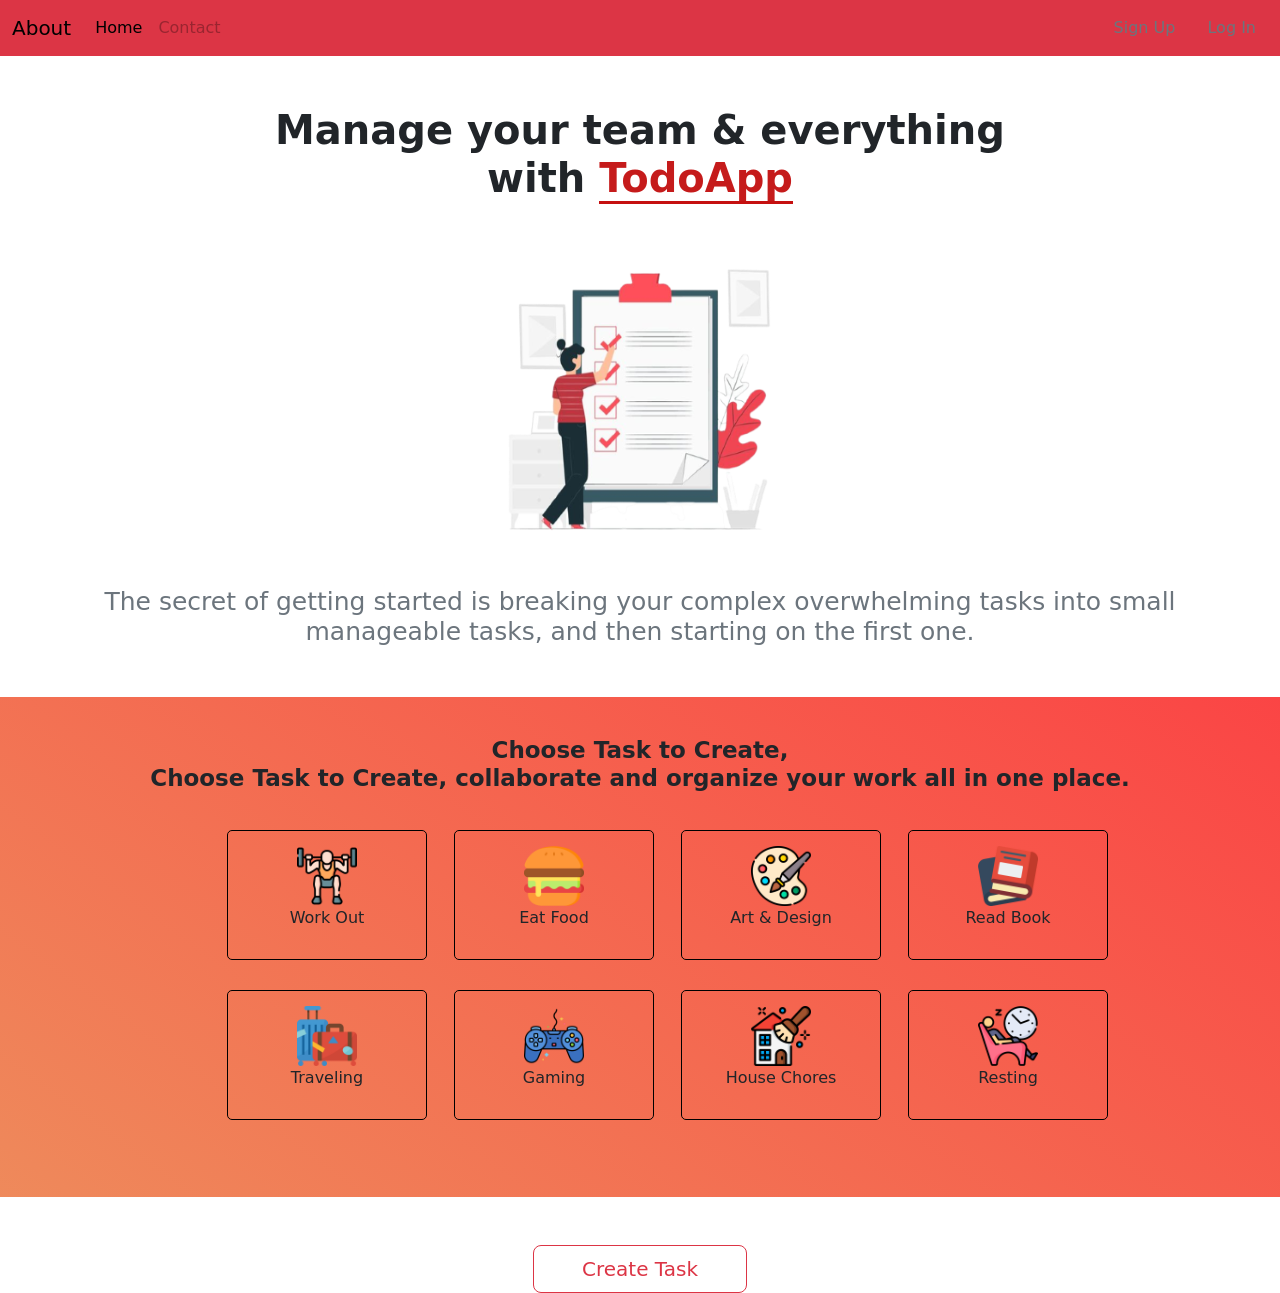
<file: Index.html>
<!DOCTYPE html>
<html lang="en">
<head>
    <meta charset="UTF-8">
    <meta http-equiv="X-UA-Compatible" content="IE=edge">
    <meta name="viewport" content="width=device-width, initial-scale=1.0">
    <title>todo app</title>
    <!-- CSS only -->
<link href="https://cdn.jsdelivr.net/npm/bootstrap@5.2.2/dist/css/bootstrap.min.css" rel="stylesheet" integrity="sha384-Zenh87qX5JnK2Jl0vWa8Ck2rdkQ2Bzep5IDxbcnCeuOxjzrPF/et3URy9Bv1WTRi" crossorigin="anonymous">
<!-- JavaScript Bundle with Popper -->
<script src="https://cdn.jsdelivr.net/npm/bootstrap@5.2.2/dist/js/bootstrap.bundle.min.js" integrity="sha384-OERcA2EqjJCMA+/3y+gxIOqMEjwtxJY7qPCqsdltbNJuaOe923+mo//f6V8Qbsw3" crossorigin="anonymous"></script>
<link rel="stylesheet" href="TodoApp.css">
</head>
<style>
  
</style>
<body>
    <nav class="navbar navbar-expand-lg bg-danger">
        <div class="container-fluid float-end">
          <a class="navbar-brand" href="AboutTod.html">About</a>
          <button class="navbar-toggler" type="button" data-bs-toggle="collapse" data-bs-target="#navbarSupportedContent" aria-controls="navbarSupportedContent" aria-expanded="false" aria-label="Toggle navigation">
            <span class="navbar-toggler-icon"></span>
          </button>
          <div class="collapse navbar-collapse" id="navbarSupportedContent">
            <ul class="navbar-nav me-auto mb-2 mb-lg-0">
              <li class="nav-item">
                <a class="nav-link active" aria-current="page" href="#">Home</a>
              </li>
              <li class="nav-item">
                <a class="nav-link disabled">Contact</a>
              </li>
            </ul>
            <form class="d-flex" role="search">
              <button class="btn btn-outline-dark mx-2 border border-0 text-secondary type="submit"><a href="signuppage.html" id="signup" class="text-secondary">Sign Up</a></button>
              <button class="btn btn-outline-dark border border-0 text-secondary" type="submit"><a  href="login.html" id="login" class="text-secondary">Log In</a></button>
            </form>
          </div>
        </div>
      </nav>
    <!-- hero --> 
    <div class="container text-center">
        <h1 id="todoheader"><strong>Manage your <br class="d-block3 d-lg-none ">team & everything <br> with <span style="border-bottom: 3px solid rgb(197, 16, 16) ; color:rgb(197, 27, 27)">TodoApp</span></strong></h1>
    </div>
    <div id="image">
        <img src="./todo_illustration-removebg-preview 3.png" class="rounded mx-auto d-block" alt="...">
        <div class="img2"></div>
        <div class="img3"></div>
    </div>
    <div>
      <!-- <img src="./Untitled_design__1_-removebg-preview.png" alt=""> -->
    </div>
    <div id="quote">
        <h6 class="text-secondary text-center" id="quot">The secret of getting started is breaking your <br class="d-lg-none"> complex overwhelming tasks into small <br> manageable tasks, and then <br class="d-lg-none">  starting on the first one.</h6>
    </div>
    <div id="imag">
       <h2 id="create" class=""> <span class="d-none d-lg-block d-sm-none">Choose Task to Create,</span>Choose Task to Create,  collaborate and organize your work all in one place.</h2>
    </div>

    
    <a href="todopage.html" class="d-lg-none"><button type="button" class="btn btn-danger w-50 jusify-center" id="btn"
        style="--bs-btn-padding-y: .25rem; --bs-btn-padding-x: .5rem; --bs-btn-font-size: .75rem;">
            <strong>Let's Start</strong>
        </button></a>
        <div  class="text-center d-none d-lg-block" id="taskcontainer" >
          <div id="box">
            <div class="todo" id="box1" value="workout" onclick="workOut()">
                <img src="./weightlifting.png" alt="" id="img">
                <p id="b1">Work Out</p>
            </div>
            <div class="todo" id="box2" value="eatfood" onclick="eatFood()">
                <img src="./hamburger.png" alt="" id="img">
                <p id="b2">Eat Food</p>
            </div>
            <div class="todo" id="box3" value="artdesign" onclick="artDesign()">
                <img src="./palette.png" alt="" id="img">
                <p id="b3">Art & Design</p>
            </div>
            <div class="todo" id="box4" value="readbook" onclick="readBook()">
                <img src="./book.png" alt="" id="img">
                <p id="b4">Read Book</p>
            </div>
            <div class="todo" id="box5" value="traveling" onclick="traveling()">
                <img src="./suitcase.png" alt="" id="img">
                <p id="b5">Traveling</p>
            </div>
            <div class="todo" id="box6" value="gaming" onclick="gaming()">
                <img src="./gaming.png" alt="" id="img">
                <p id="b6">Gaming</p>
            </div>
            <div class="todo" id="box7" value="houseChore" onclick="houseChores()">
                <img src="./house.png" alt="" id="img">
                <p id="b7">House Chores</p>
            </div>
            <div class="todo" id="box8" value="Resting" onclick="clock()">
                <img src="./clock.png" alt="" id="img">
                <p id="b8">Resting</p>
            </div>
            </div>
        </div> 
       
        <br><br>
        <div class="text-center mx-auto">
        <button onclick="createtask()" class="btn btn-lg px-5 btn-outline-danger d-none d-lg-block m-auto">Create Task</button>
      </div>
    <script src="Todo.js">
      
    </script>
    
</html>
</file>
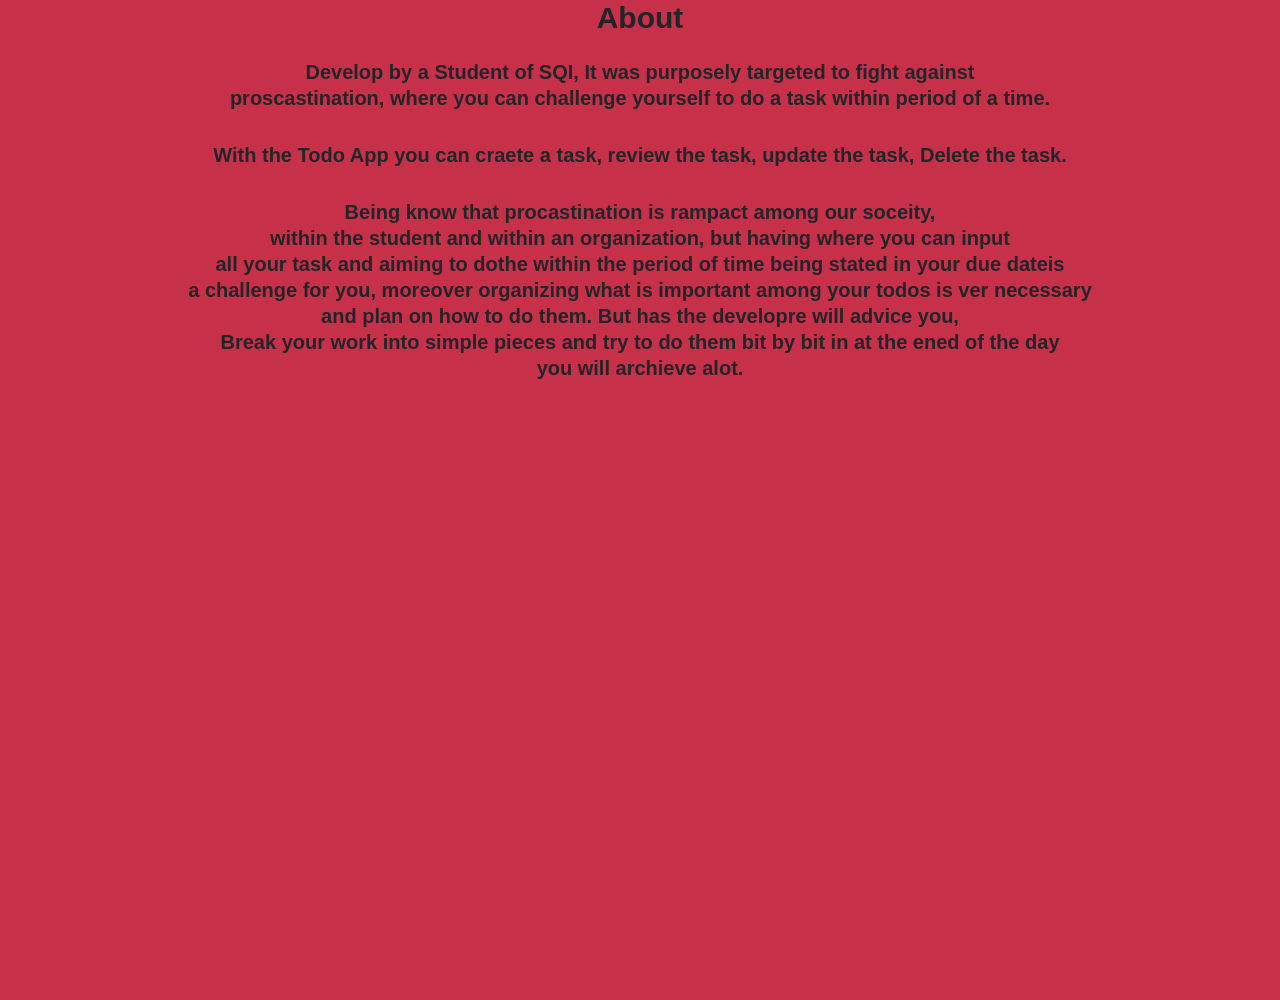
<file: AboutTod.html>
<!DOCTYPE html>
<html lang="en">
<head>
    <meta charset="UTF-8">
    <meta http-equiv="X-UA-Compatible" content="IE=edge">
    <meta name="viewport" content="width=device-width, initial-scale=1.0">
    <title>About TOdo</title>
    <link href="https://cdn.jsdelivr.net/npm/bootstrap@5.2.2/dist/css/bootstrap.min.css" rel="stylesheet" integrity="sha384-Zenh87qX5JnK2Jl0vWa8Ck2rdkQ2Bzep5IDxbcnCeuOxjzrPF/et3URy9Bv1WTRi" crossorigin="anonymous">
<!-- JavaScript Bundle with Popper -->
<script src="https://cdn.jsdelivr.net/npm/bootstrap@5.2.2/dist/js/bootstrap.bundle.min.js" integrity="sha384-OERcA2EqjJCMA+/3y+gxIOqMEjwtxJY7qPCqsdltbNJuaOe923+mo//f6V8Qbsw3" crossorigin="anonymous"></script>
    <link rel="stylesheet" href="About.css">
</head>
<body>
    <div>
        <h2 id="header" class="text-center">About</h2>
            <P id="go">Develop by a Student of SQI, It was purposely targeted to fight against <br> proscastination, where you can challenge yourself to do a task within period of a time. </P>
            <p id="middle">With the Todo App you can craete a task, review the task, update the task, Delete the task.</p>
            <p id="go">Being know that procastination is rampact among our soceity, <br> within the student and within an organization, but having where you can input <br> all your task and aiming to dothe within the period of time being stated in your due dateis <br> a challenge for you, moreover organizing what is important among your todos is ver necessary <br> and plan on how to do them.
                But has the developre will advice you, <br> Break your work into simple pieces and try to do them bit by bit in at the ened of the day <br> you will archieve alot.
            </p>
    </div>
</body>
</html>
</file>
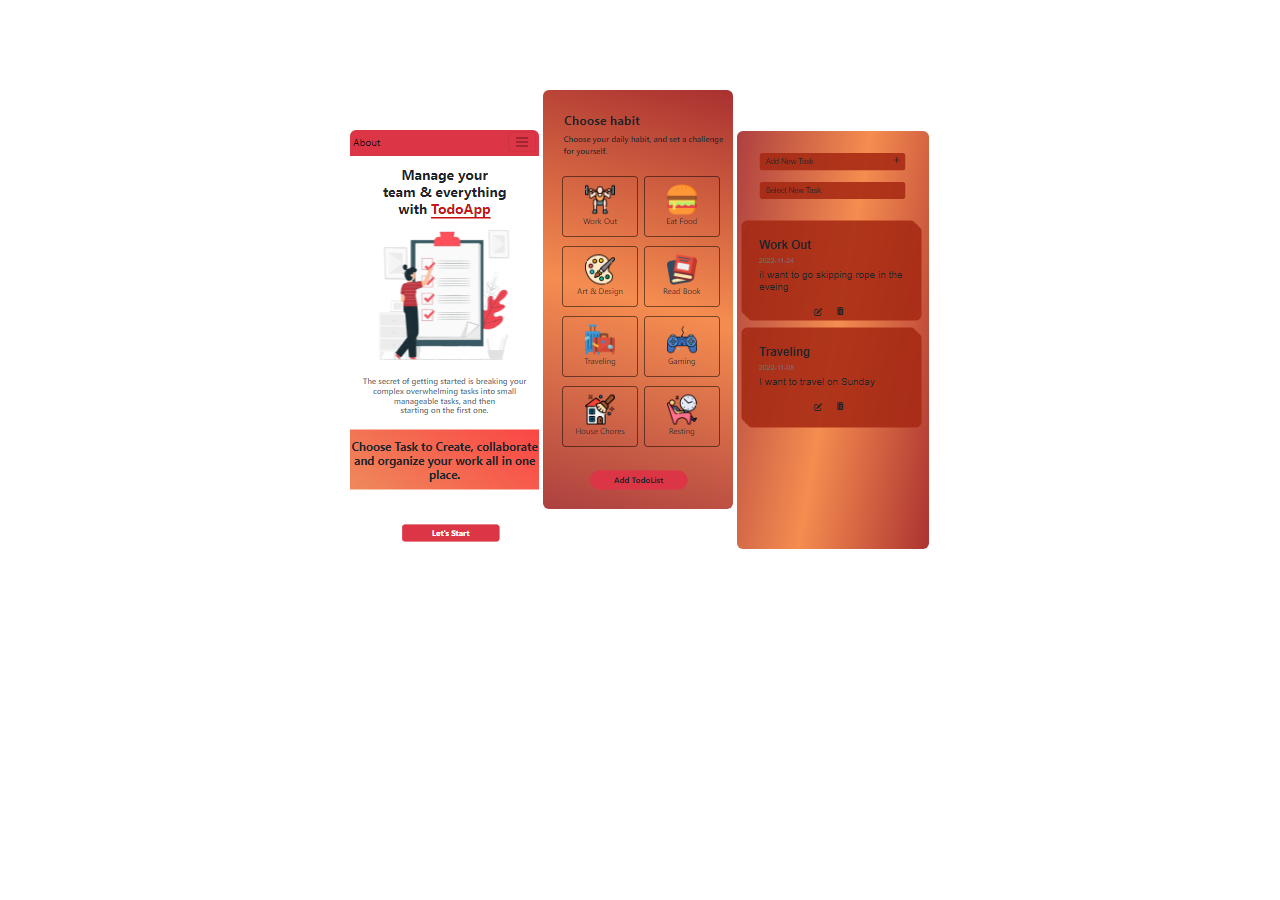
<file: collection.html>
<!DOCTYPE html>
<html lang="en">
<head>
    <meta charset="UTF-8">
    <meta http-equiv="X-UA-Compatible" content="IE=edge">
    <meta name="viewport" content="width=device-width, initial-scale=1.0">
    <title>Document</title>
    <link rel="stylesheet" href="collection.css">
</head>
<body>
    <div> 
        <img src="./todo7.png" alt="" id="todo1">
        <img src="./todo6.png" alt=""  id="todo2">
        <img src="./todo4.png" alt="" id="todo3">
    </div>
</body>
</html>
</file>
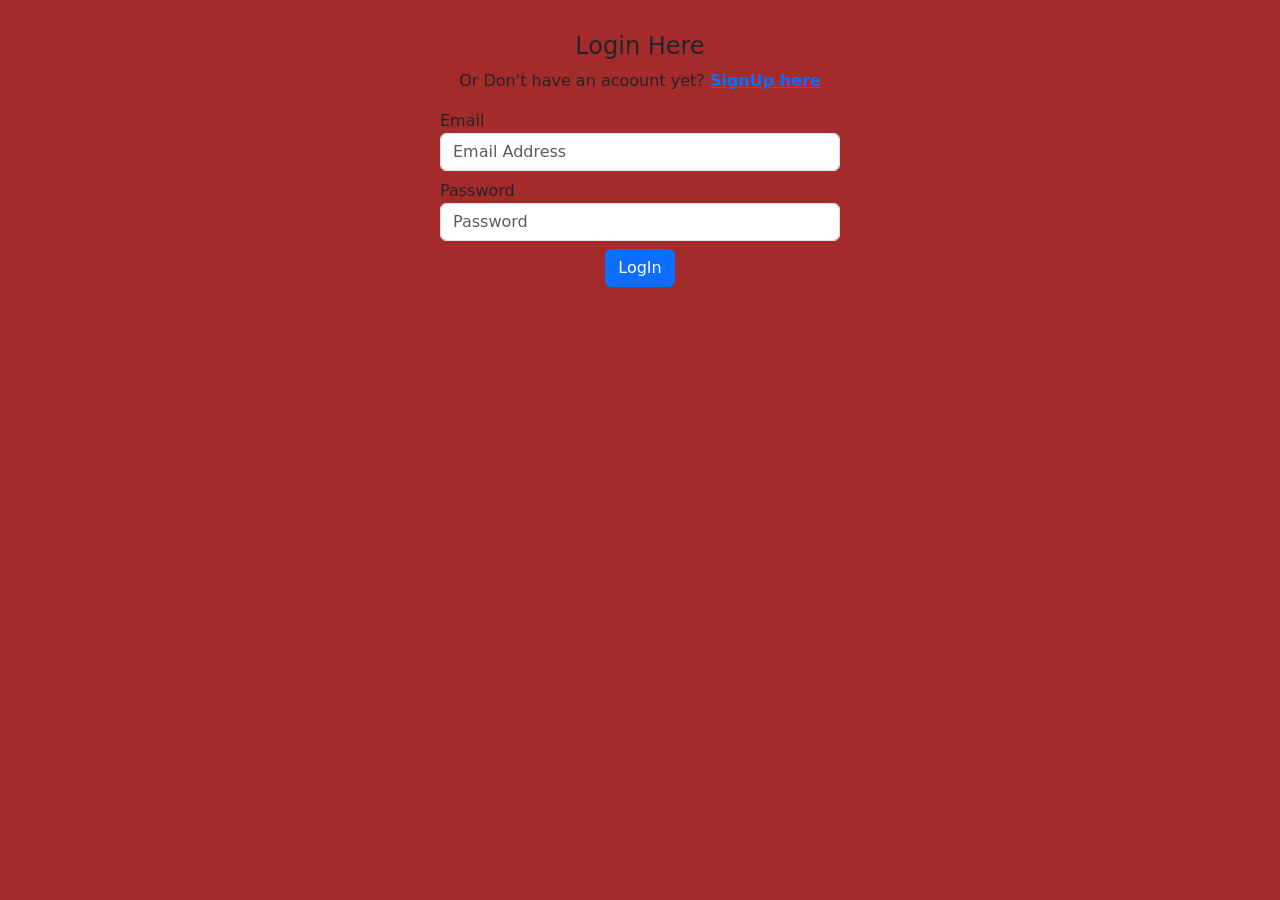
<file: login.html>
<!DOCTYPE html>
<html lang="en">
<head>
    <meta charset="UTF-8">
    <meta http-equiv="X-UA-Compatible" content="IE=edge">
    <meta name="viewport" content="width=device-width, initial-scale=1.0">
    <title>Document</title>
    <link href="https://cdn.jsdelivr.net/npm/bootstrap@5.2.2/dist/css/bootstrap.min.css" rel="stylesheet" integrity="sha384-Zenh87qX5JnK2Jl0vWa8Ck2rdkQ2Bzep5IDxbcnCeuOxjzrPF/et3URy9Bv1WTRi" crossorigin="anonymous">
    <!-- JavaScript Bundle with Popper -->
        <script src="https://cdn.jsdelivr.net/npm/bootstrap@5.2.2/dist/js/bootstrap.bundle.min.js" integrity="sha384-OERcA2EqjJCMA+/3y+gxIOqMEjwtxJY7qPCqsdltbNJuaOe923+mo//f6V8Qbsw3" crossorigin="anonymous"></script>
        <link rel="stylesheet" href="login.css">
</head>
<body>
    <section class="pt-3" id="section">
        <div class=" rounded-4 col-lg-5 col-8 mx-auto mt-3 " id="innerBackground">
            <div class="glow">
            <div class="d-flex" >
            </div>
            <h4 class="text-center my-2 mt-0 ">Login Here</h4>
            <p class="text-center">Or Don't have an acoount yet? <a href="signuppage.html"></a> <a href="login-page.html"><b>SignUp here</b></a></p>
            <div>
               <div class=" col-9 mx-auto my-2">
                <label for="name" >Email</label>
                <input type="text" class="form-control" placeholder="Email Address" name="" id="emailInp">
            </div>
            <div class=" col-9 mx-auto my-2">
                <label for="name" class="mx-auto">Password</label>
                <input type="password" class="form-control mx-auto" placeholder="Password" name="" id="password">
            </div>
                  
            <div class="text-center">
            <button class="btn btn-primary mt-0 mb-2" onclick="login()">LogIn</button>
        </div>
        </div>
        <div class="disp"></div>
        </section>
        <script>
          
            
            function login() {
                user = JSON.parse(localStorage.getItem("storageName")) 
        ("localstudents")
        var email = emailInp.value
        var pasword = password.value
        var found = false 
        for (let index = 0; index < allStudents.length; index++) {
            if(allStudents[index].email==email && allStudents[index].password ==password){
                localStorage.setItem("currentUser",index)
                found = true
            }
            
        if(found=true){
            window.location ="index.html"
        }
        else{
           disp.innerHTML =`<h5 class="bg-danger">Incorrect details</h5>` 
        }
     } 
            }
        </script>
</body>
</html>
</file>
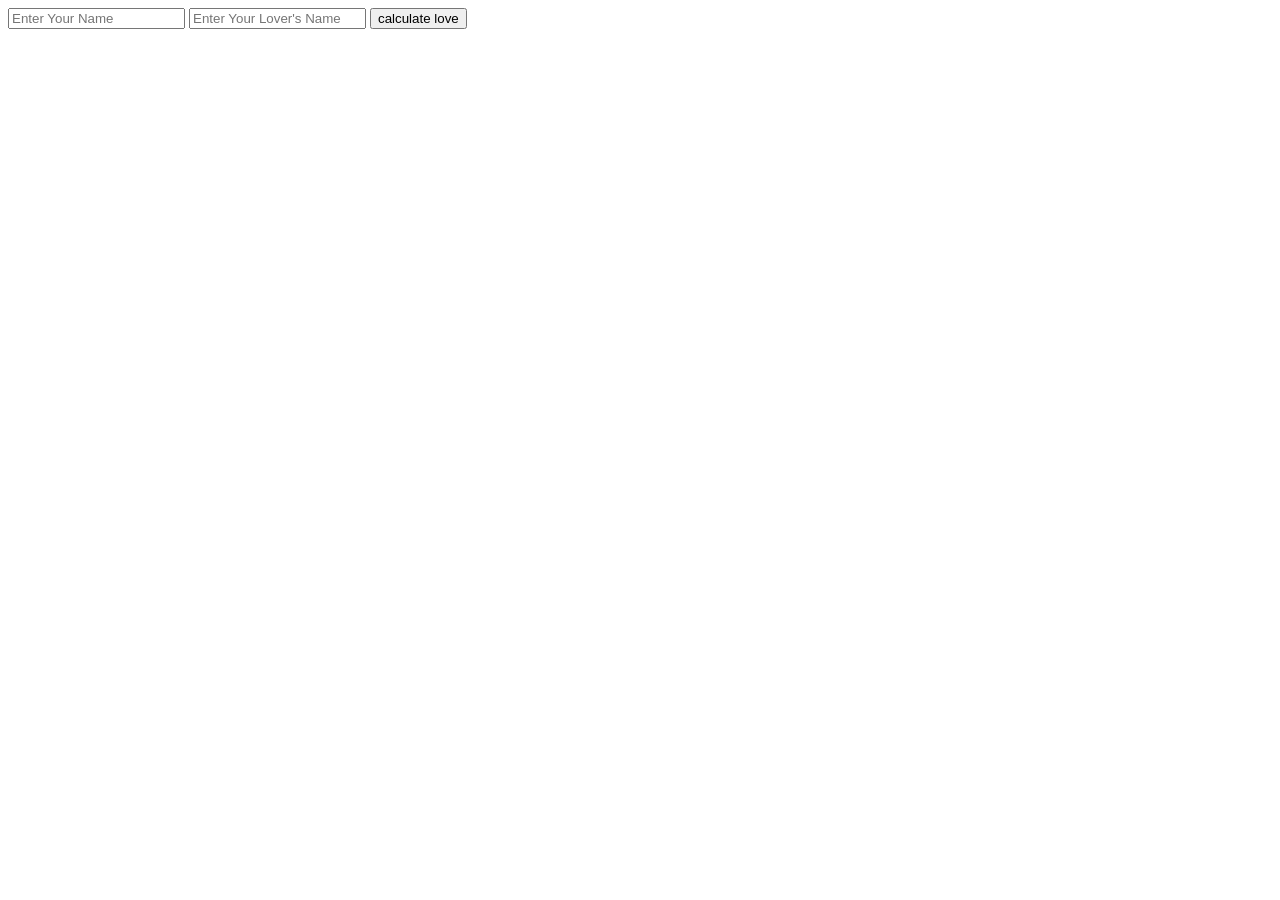
<file: lovecalculator.html>
<!DOCTYPE html>
<html lang="en">
<head>
    <meta charset="UTF-8">
    <meta http-equiv="X-UA-Compatible" content="IE=edge">
    <meta name="viewport" content="width=device-width, initial-scale=1.0">
    <title>Document</title>
</head>
<body>
    <input type="text" name="" id="" placeholder="Enter Your Name">
    <input type="text" name="" id="" placeholder="Enter Your Lover's Name">
    <button onclick="check()">calculate love</button>
    <div  id="disp"></div>
    <script>
        var myDate = new Date()
          function check() {
            var randomNumber =  "098"+Math.round(Math.random()*100) 
            disp.innerHTML = `<h2>${randomNumber}%</h2>`
          }
    </script>
</body>
</html>
</file>
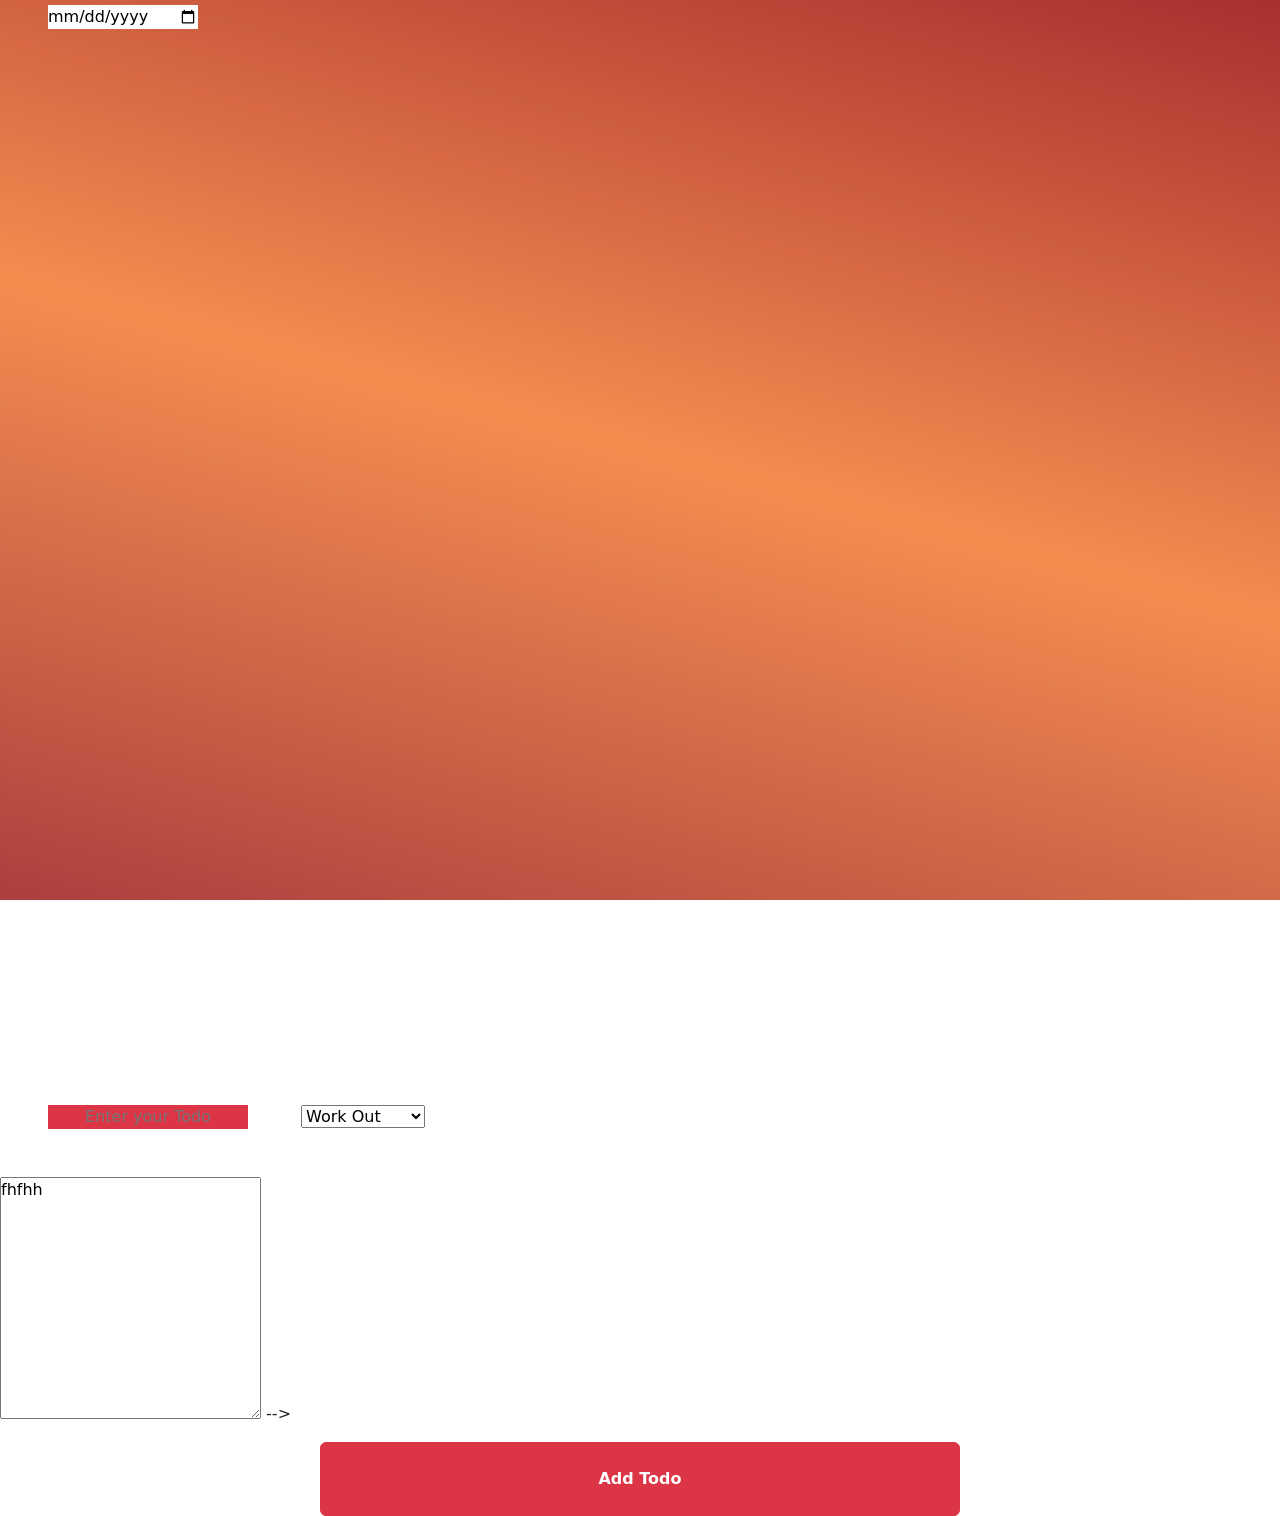
<file: todocreate.html>
<!DOCTYPE html>
<html lang="en">
<head>
    <meta charset="UTF-8">
    <meta http-equiv="X-UA-Compatible" content="IE=edge">
    <meta name="viewport" content="width=device-width, initial-scale=1.0">
    <title>Document</title>
      <!-- CSS only -->
<link href="https://cdn.jsdelivr.net/npm/bootstrap@5.2.2/dist/css/bootstrap.min.css" rel="stylesheet" integrity="sha384-Zenh87qX5JnK2Jl0vWa8Ck2rdkQ2Bzep5IDxbcnCeuOxjzrPF/et3URy9Bv1WTRi" crossorigin="anonymous">
<!-- JavaScript Bundle with Popper -->
<script src="https://cdn.jsdelivr.net/npm/bootstrap@5.2.2/dist/js/bootstrap.bundle.min.js" integrity="sha384-OERcA2EqjJCMA+/3y+gxIOqMEjwtxJY7qPCqsdltbNJuaOe923+mo//f6V8Qbsw3" crossorigin="anonymous"></script>
<link rel="stylesheet" href="todopage3.css">
</head>
<body>
  <div id="page3">
    <input type="date" value="date" name="date" id="date" class="border border-0  m-5 bg-none" onclick="date()">
  </div>
  <canvas id="canvas"></canvas>


    <!-- <!-- <div class="main " > -->
      <form action="" id="form">
        <input type="text" name="" id="inputtodo" placeholder="Enter your Todo" class="bg-danger border-0  text-dark text-center m-5">
        <select name="" id="selecttodo">
          <option value="Work Out" >Work Out</option>
          <option value="Eat Food">Eat Food</option>
          <option value="Art & Design">Art & Design</option>
          <option value="Read Book">Read Book</option>
          <option value="Traveling">Traveling</option>
          <option value="Gaming">Gaming</option>
          <option value="HouseChore">HouseChore</option>
          <option value="Resting">Resting</option>
        </select>
      </form>
      <textarea name="" id="" cols="30" rows="10">fhfhh</textarea> -->
        <h1 id="result"></h1>
        <p id="result2"></p>
      <button class="btn btn-danger d-grid py-4 col-6 mx-auto" id="btn" onclick="addTodo()"><strong>Add Todo</strong></button>
    </div>
        <script>
          let userItems = []
          let sameTodo= []
            function addTodo() {
              
            }

            let allTask = []
            allTask = JSON.parse(localStorage.getItem("allTodo"))
            console.log(allTask)
            
function addTodo() {
  sameTodo=[]
  console.log(allTask);
            result.innerHTML ="" 
           
             sameTask = allTask.find((it, index, _)=>it == selecttodo.value)
	           if(sameTask == true){
                var items = {
              header: selecttodo.value,
              footer: inputtodo.value
            }
            userItems.push(items) 
            userItems.map((item, index, array)=>{
              foundTodo = sameTodo.find((it, ind, arr)=>it == selecttodo.value)
            if (foundTodo) {
              result2.innerHTML = `<p class="alert alert-danger fw-bold">Task has alredy been decleared</p>`
            }else if(!foundTodo){
              result.innerHTML +=  `<h1>${userItems[index].header}</h1><p>${userItems[index].footer}</p>`
              sameTodo.push(userItems[index].header)
              console.log(sameTodo);
              result2.innerHTML = ""
            }
            
              localStorage.setItem("same", JSON.stringify(sameTodo))
           let sameStorage = JSON.parse(localStorage.getItem("same"))
            sameTodo.push(inputtodo.value)
              console.log(sameStorage);

            foundTodo = sameStorage.find((item, ind, array)=>item == selecttodo.value)
              if (foundTodo) {
               alert("oti wan be")
              
            }
                console.log(foundTodo);

          console.log(userItems)
        }
        

        
    
        // <script>
        //   const show = document.getElementById("date")
        //   show.addEventListener("click" , updateName)
        //   function updateName() {
        //     const name = prompt("new name")
        //     show.textContent =` hello ${name}`
        //   }
        //   const color = document.getElementById("canvas")
        //   const ctx = color.getContext("2d")
        //   ctx.fillstyle = "green"

        // </script>




        </script> 
</body>
</html>
</file>
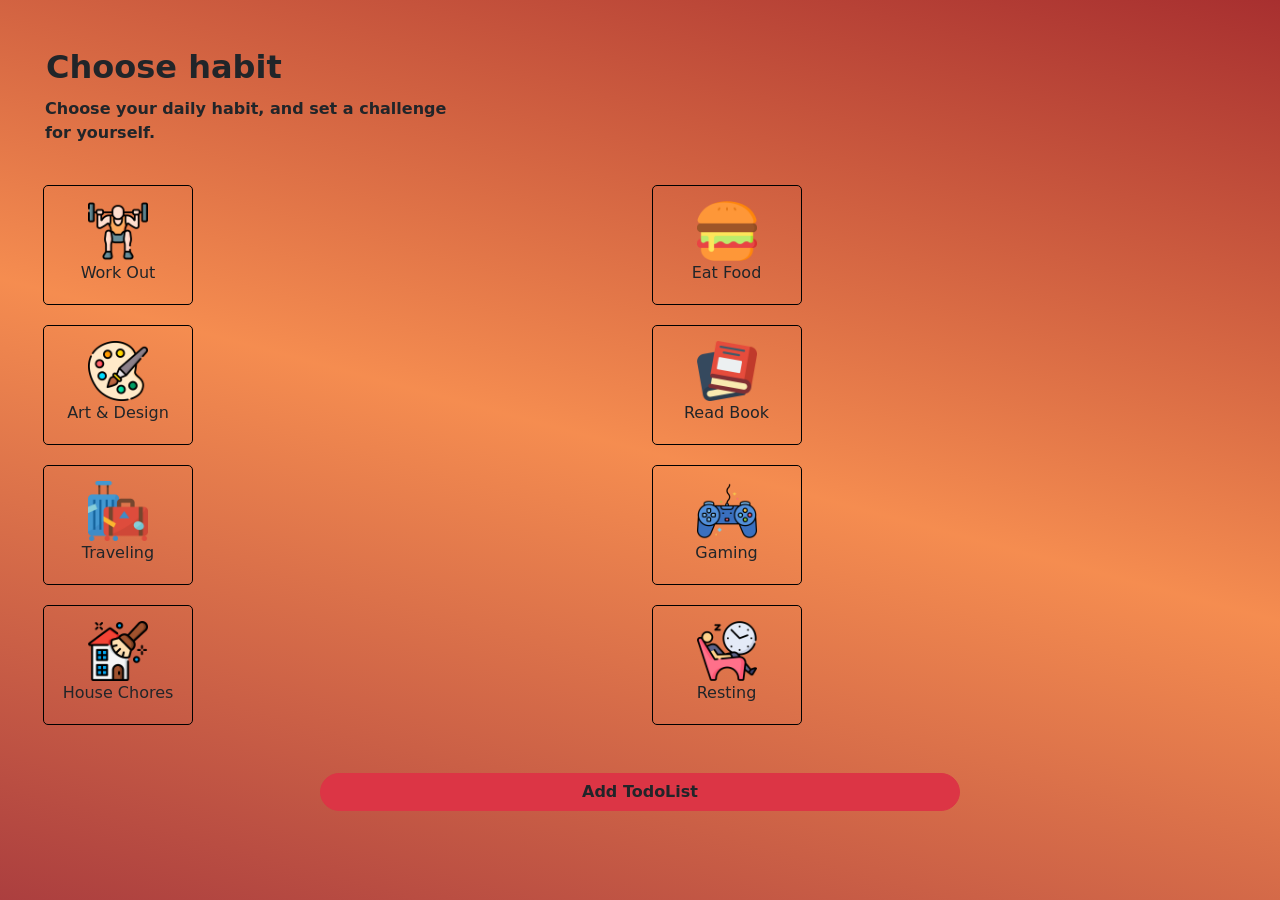
<file: todopage.html>
<!DOCTYPE html>
<html lang="en">
<head>
    <meta charset="UTF-8">
    <meta http-equiv="X-UA-Compatible" content="IE=edge">
    <meta name="viewport" content="width=device-width, initial-scale=1.0">
    <title>Document</title>

    <link href="https://cdn.jsdelivr.net/npm/bootstrap@5.2.2/dist/css/bootstrap.min.css" rel="stylesheet" integrity="sha384-Zenh87qX5JnK2Jl0vWa8Ck2rdkQ2Bzep5IDxbcnCeuOxjzrPF/et3URy9Bv1WTRi" crossorigin="anonymous">
<!-- JavaScript Bundle with Popper -->
    <script src="https://cdn.jsdelivr.net/npm/bootstrap@5.2.2/dist/js/bootstrap.bundle.min.js" integrity="sha384-OERcA2EqjJCMA+/3y+gxIOqMEjwtxJY7qPCqsdltbNJuaOe923+mo//f6V8Qbsw3" crossorigin="anonymous"></script>
    <link rel="stylesheet" href="todopage.css">
</head>
<body>
    <h2 class="py-5 mx-3 text-dark" id="habit"><strong>Choose habit</strong></h2>
    <div class="text-dark" id="choose">Choose your daily habit, and set a challenge <br> for yourself.</div>
    <form action="hi.html" method="post">
    
    <div id="taskcontainer" class="text-center" >
        <div class="todo" id="box1" value="workout" onclick="workOut()">
            <img src="./weightlifting.png" alt="" id="img">
            <p id="b1">Work Out</p>
        </div>
        <div class="todo" id="box2" value="eatfood" onclick="eatFood()">
            <img src="./hamburger.png" alt="" id="img">
            <p id="b2">Eat Food</p>
        </div>
        <div class="todo" id="box3" value="artdesign" onclick="artDesign()">
            <img src="./palette.png" alt="" id="img">
            <p id="b3">Art & Design</p>
        </div>
        <div class="todo" id="box4" value="readbook" onclick="readBook()">
            <img src="./book.png" alt="" id="img">
            <p id="b4">Read Book</p>
        </div>
        <div class="todo" id="box5" value="traveling" onclick="traveling()">
            <img src="./suitcase.png" alt="" id="img">
            <p id="b5">Traveling</p>
        </div>
        <div class="todo" id="box6" value="gaming" onclick="gaming()">
            <img src="./gaming.png" alt="" id="img">
            <p id="b6">Gaming</p>
        </div>
        <div class="todo" id="box7" value="houseChore" onclick="houseChores()">
            <img src="./house.png" alt="" id="img">
            <p id="b7">House Chores</p>
        </div>
        <div class="todo" id="box8" value="Resting" onclick="clock()">
            <img src="./clock.png" alt="" id="img">
            <p id="b8">Resting</p>
        </div>
    </div>
</form>
    <div class="d-grid py-5 col-6 mx-auto">
        <button class="btn btn-danger text-dark rounded-pill" type="button" id="add" onclick="createtask()">Add TodoList</button>
      </div>
      
      <script src="Todo.js"></script>
</body>
</html>
</file>
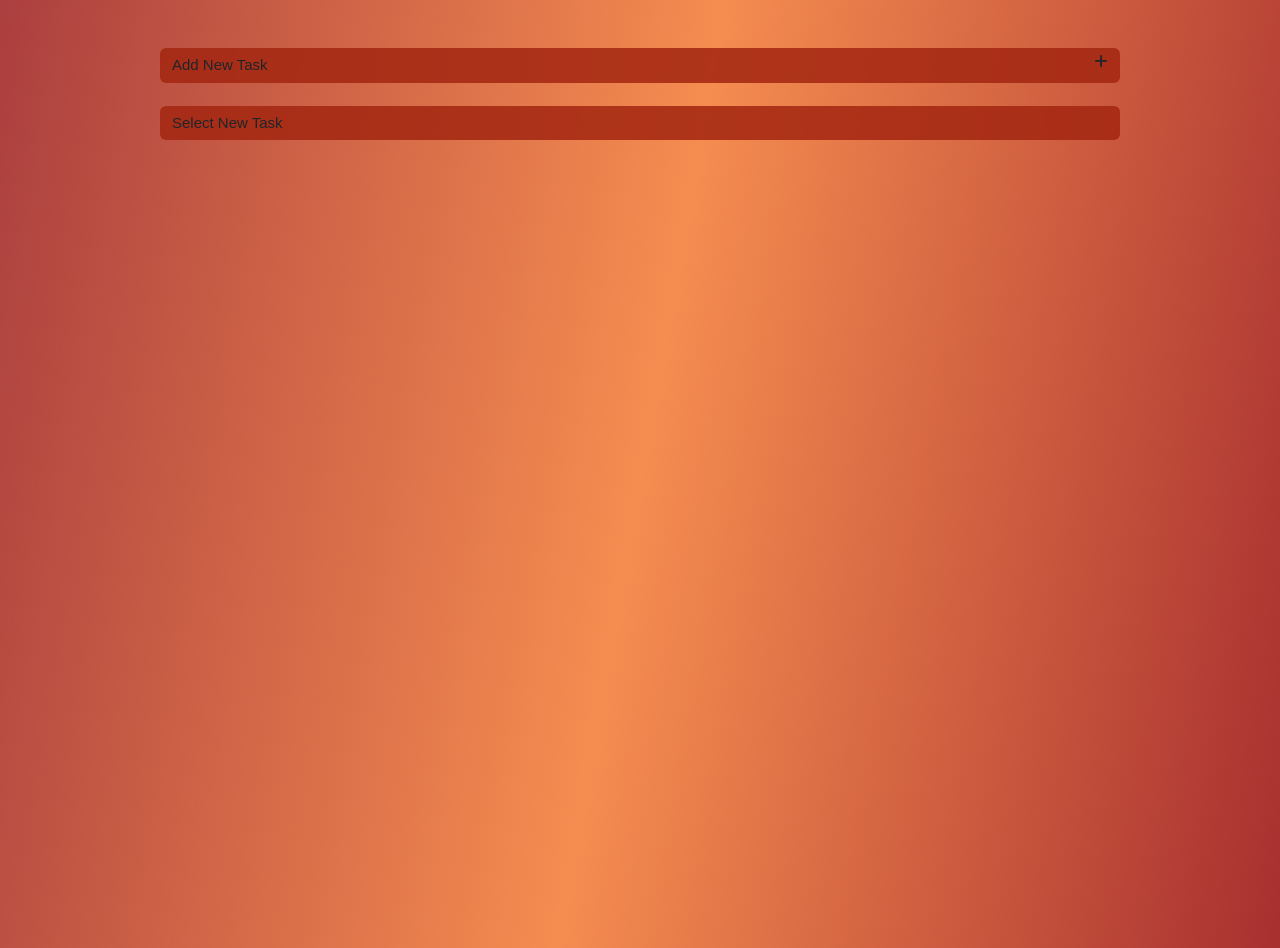
<file: todopage3.html>
<!DOCTYPE html>
<html lang="en">
<head>
    <meta charset="UTF-8">
    <meta http-equiv="X-UA-Compatible" content="IE=edge">
    <meta name="viewport" content="width=device-width, initial-scale=1.0">
    <title>Document</title>
    <link href="https://cdn.jsdelivr.net/npm/bootstrap@5.2.2/dist/css/bootstrap.min.css" rel="stylesheet" integrity="sha384-Zenh87qX5JnK2Jl0vWa8Ck2rdkQ2Bzep5IDxbcnCeuOxjzrPF/et3URy9Bv1WTRi" crossorigin="anonymous">
<!-- JavaScript Bundle with Popper -->
    <script src="https://cdn.jsdelivr.net/npm/bootstrap@5.2.2/dist/js/bootstrap.bundle.min.js" integrity="sha384-OERcA2EqjJCMA+/3y+gxIOqMEjwtxJY7qPCqsdltbNJuaOe923+mo//f6V8Qbsw3" crossorigin="anonymous"></script>
    <link rel="stylesheet" href="https://cdnjs.cloudflare.com/ajax/libs/font-awesome/6.2.1/css/all.min.css">
    <link rel="stylesheet" href="todopage2.css">
</head>
<body>
    <div class="app">
      <h4></h4>
      <!-- <form action=""> -->
        <div id="addNewtask"  data-bs-toggle="modal" data-bs-target="#exampleModal">
          <span class="container form-control border border-0 w-75 d-block  my-5" id="addnewtask">Add New Task <i class="fa-solid fa-plus float-end fw-bold"></i></span>
        </div>
        <div id="addNewtask">
          <span class="container form-control border border-0 w-75 d-block  my-5  " id="addNewtask2" onclick="select()"> Select New Task</span>
        </div>
      

<!-- Modal -->
<form action="" >
  <div class="modal fade" id="exampleModal" tabindex="-1" aria-labelledby="exampleModalLabel" aria-hidden="true">
    <div class="modal-dialog">
      <div class="modal-content">
        <div class="modal-header">
          <h1 class="modal-title fs-5" id="exampleModalLabel">Add New Task</h1>
          <button type="button" class="btn-close" data-bs-dismiss="modal" aria-label="Close"></button>
        </div>
        <div class="modal-body">
          <div class="text-danger" id="invalidInputs"></div>
        <P>Task Title</P>
          <input class="form-control" type="text" name="" id="textInput">
          <br>
          <p>Due Date</p>
          <input class="form-control" type="date" name="" id="dateInput">
          <br>
          <p>Description</p>
          <textarea class="from-control w-75" name="" id="textarea" cols="30" rows="5"></textarea>
        </div>
        <div class="modal-footer">
          <button type="button" class="btn btn-secondary" data-bs-dismiss="modal" onclick="close()">Close</button>
          <button type="button" class="btn btn-primary" data-bs-dismiss="modal" onclick="addTodo()">Add</button>
        </div>
      </div>
    </div>
  </div>
</form>
<!-- Modal -->
<form action="" >
  <div class="modal fade" id="exampleModal1" tabindex="-1" aria-labelledby="exampleModalLabel" aria-hidden="true">
    <div class="modal-dialog">
      <div class="modal-content">
        <div class="modal-header">
          <h1 class="modal-title fs-5" id="exampleModalLabel">Edit your Task</h1>
          <button type="button" class="btn-close" data-bs-dismiss="modal" aria-label="Close"></button>
        </div>
        <div class="modal-body">
          <div class="text-danger" id="invalidInputs"></div>
        <P>Task Title</P>
          <input class="form-control" type="text" name="" id="editInp">
          <br>
          <p>Due Date</p>
          <input class="form-control" type="date" name="" id="editDate">
          <br>
          <p>Description</p>
          <textarea class="from-control w-75" name="" id="editText" cols="30" rows="5"></textarea>
        </div>
        <div class="modal-footer">
          <button type="button" class="btn btn-secondary" data-bs-dismiss="modal" >Close</button>
          <button type="button" class="btn btn-primary" data-bs-dismiss="modal" onclick="updateMe()">Add</button>
        </div>
      </div>
    </div>
  </div>
</form>



      <!-- <div id="tasks">
        <div class="task1">
          <h3 class="fw-bold">Task 1</h3>
          <h2 class="small text-secndary" >19/1/2022</h2>
          <h2>Description what to do</h2>
          <div id="image">
            <img src="./edit.png" alt="" id="edit">
          <img src="./trash.png" alt="" id="delete">
           </div> -->
          
          <!-- </div>
          <div class="task2">
          <h3 class="fw-bold">Task 2</h3>
          <h2 class="small text-secndary">19/1/2022</h2>
          <h1>Description what to do</h1>
          <div id="image">
            <img src="./edit.png" alt="" id="edit">
          <img src="./trash.png" alt="" id="delete" onclick="deleteTask()">
          </div>
        </div>
      </div> -->
      <div id="disp"></div>


    </div>
    
    <script src="todopage3.js"></script>
</body>
</html>
</file>
<file: TodoApp.css>
*{
    padding: 0;
    margin: 0;
}
#navbar{
    background-color: #bf0909;
}

#todoheader{
    padding-top: 20px !important;
    margin-bottom: 40px;
    white-space: nowrap;
   
    
    
}

#headerText{
    line-height: 30px !important;
   
}
#image{
    margin-top: -40px !important;
}
#quote{
    text-align: left !important;
    line-height:25px ;
    justify-content: center;
}
#circle{
    background-color: rgba(199, 29, 29, 0.795);
    height: 120px;
    width: 115px;
    border-radius:80px;
    margin-left: 60px !important;
    margin-top: 30px;
    white-space: nowrap;
    text-align: center;
    font-weight: 700;

}
#border{
margin-left: 160px;
margin-top: -90px;
border-left:1px solid rgba(165, 28, 28, 0.795); ;
}
#btn{
    margin-top: 70px;
    margin-left: 110px;
    font-size: medium;
}
#btn:hover{
    width: 70px;
    cursor: pointer;
    translate: 1s linear;
}

#quot{
    white-space: nowrap;
}
#imag{
    background: linear-gradient(36deg,  rgba(231, 84, 16, 0.685), rgba(250, 44, 44, 0.884));
    height: 120px;
    padding-top: 70px;
    margin-top: 30px;
}
#create{
    margin-top: -50px;
    font-weight: 700;
    text-align: center;
    font-size: 23px;

}
#signup{
    text-decoration: none;
}
#login{
    text-decoration: none;
}
@media screen and (min-width:1000px){
    #todoheader{
        margin-bottom: 80px !important;
        white-space: nowrap;
        margin-top: 30px !important;    
    }
    #btn{
        margin-top: 70px;
        margin-left: 350px;
        font-size: medium;
        font-size: 20px;
     }
    .body{
        display: grid;
        grid-template-columns: repeat(4, 1fr);
        grid-template-rows: repeat(4, 1fr);
        gap: 5px;
        margin-left: 100px !important;
    }
    #taskcontainer{
        /* margin-top: 50px; */
        justify-content: space-around !important;
        background:  linear-gradient(36deg,  rgba(231, 84, 16, 0.685), rgba(250, 44, 44, 0.884)) ;
        /* position: relative; */

    }
    .todo{
        height: 130px;
        width: 200px;
        border-radius: 5px;
        border:1px solid black ;
    }
    
    #img{
        width: 60px;
        height: 60px;
        margin-top: 15px;
    }
    #quot{
        font-size: 25px;
        margin-top: 25px !important;
        padding-bottom: 20px !important;
    }
    #image{
        margin-top: -40px !important;

    }
    #box{
        padding-left: 227px;
        padding-right: 210px;
        display: grid;
        grid-template-rows: repeat(2, 1fr) !important;
        grid-template-columns: repeat(4, 1fr) !important;
        row-gap: 30px;
        margin-top: 30px !important;
        position: absolute;
        top: 800px;
        column-gap: 27px;

        

    }
    #create{
        margin-top: -30px;
        font-weight: 700;
        text-align: center;
    }
    #plus{
        width: 23px;
        height: 21px;
        margin-left: 1100px;
        margin-top: -158px;
    }
    #navbar{
        background-color: #bf0909;
    }
    #imag{
        background: linear-gradient(36deg,  rgba(231, 84, 16, 0.685), rgba(250, 44, 44, 0.884));
        height: 500px;
        padding-top: 70px;
        margin-top: 30px;
    }
    #addnewtask{
        margin-top: 100px !important;
    }

    
}
</file>
<file: About.css>
*{
    padding: 0;
    margin: 0;
}
body{
    background-color: rgba(192, 21, 49, 0.884);
    min-height: 1000px;
    min-width: 460px ;
}
#header{
    font-size: 30px;
    font-weight: 700;
    font-family: sans-serif;
    justify-content: space-around;
    /* margin-left: 600px !important; */
    /* padding-top: 50px !important; */
}
P{
    font-size: 20px;
    font-weight: 600;
    font-family: sans-serif;
    text-align: center;
    padding-top: 15px !important;
  line-height: 1.3;
    
}
#go{
    font-size: 20px;
    font-weight: 600;
    font-family: sans-serif;
    text-align: center;
    padding-top: 15px !important;
    padding-top: 15px !important; 
}
@media screen and  (max-width:550px) {
    #header{
        font-size: 20px;
        font-weight: 700;
        font-family: sans-serif;
        justify-content: space-around;
        align-items: center;
        /* margin-left: 600px !important; */
        /* padding-top: 50px !important; */
    }
    P{
        font-size: 17px;
        font-weight: 600;
        font-family: sans-serif;
        text-align: center;
        padding-top: 15px !important;
      line-height: 1.3;
        
    }
    #go{
        font-size: 17px;
        font-weight: 600;
        font-family: sans-serif;
        text-align: center;
        padding-top: 15px !important;
        padding-top: 15px !important; 
    }
    #middle{
        font-size: 17px;
        font-weight: 600;
        font-family: sans-serif;
    }
}
</file>
<file: collection.css>
*{
    padding: 0;
    margin: 0;
}
body{
    background-color: white;
    height: 100vh;
    width: 100vw;
}
#todo1{
    margin-left: 350px;
    border-radius: 6px;
    margin-top: 130px;
}
#todo2{
    border-radius: 6px;
    margin-bottom: 40px !important;
}
#todo3{
    border-radius: 6px;
}
</file>
<file: login.css>
*{
  padding: 0;
  margin: 0;  
}
#section{
    background: brown;
    height: 100vh;
}
</file>
<file: todopage3.css>
*{
    padding: 0;
    margin: 0;
}
#page3{
    background: linear-gradient(15deg, rgba(156, 27, 27, 0.842) , rgba(241, 93, 7, 0.705), rgba(156, 20, 20, 0.884) );;
    background-position: center;
    background-repeat: no-repeat;
    height: 900px;
}
#date{
    /* background-color: rgba(165, 42, 42, 0.74); */
    margin-top: 5px !important;
}
</file>
<file: todopage.css>
*{
    padding: 0;
    margin: 0;
}
body{
    background: linear-gradient(15deg, rgba(156, 27, 27, 0.842) , rgba(241, 93, 7, 0.705), rgba(156, 20, 20, 0.884) );
    background-repeat: no-repeat;
    background-position: center;
    min-height: 100vh;
    overflow: hidden;
}
#habit{
    padding-left: 30px;
}
#choose{
    font-weight: 600;
    /* padding-top:-40px !important; */
    margin-top: -45px;
    padding-left: 45px;
}
#taskcontainer{
    display: grid;
    grid-template-rows: repeat(4, 1fr);
    grid-template-columns: repeat(2, 1fr);
    row-gap: 20px;
    padding-left: 43px;
    padding-right: 20px;
    margin-top: 40px;
    justify-content: space-around !important;
}
.todo{
    height: 120px;
    width: 150px;
    border-radius: 5px;
    border:1px solid black ;
}

#img{
    width: 60px;
    height: 60px;
    margin-top: 15px;
}
#add{
    font-weight: 700;
}
#box{
    padding-left: 43px;
    padding-right: 20px;
    /* margin-top: 40px; */
    justify-content: space-around !important;  
}
</file>
<file: todopage2.css>
*{
    margin: 0;
    padding: 0;
}
body{
    background: linear-gradient(100deg, rgba(156, 27, 27, 0.842) , rgba(241, 93, 7, 0.705), rgba(156, 20, 20, 0.884) );
 background-repeat: no-repeat;
 background-position: center;
 min-height: 100vh;
 overflow-y: scroll;
 font-family: sans-serif;
}
#workout{border-radius: 3px;
    background: #d1280a;
    box-shadow:  5px 5px 0px #c62c12,
                 -5px -5px 0px #ce2e12;
height: 200px;
width: 300px;
justify-content: space-around;
padding: 30px;
}
#eat{
    background: rgba(211, 173, 24, 0.35);
border-radius: 16px;
box-shadow: 0 4px 30px rgba(0, 0, 0, 0.1);
backdrop-filter: blur(1.6px);
-webkit-backdrop-filter: blur(1.6px);
border: 1px solid rgba(211, 173, 24, 0.79);
height: 200px;
width: 300px;
justify-content: space-around;
padding: 30px;
}
#img{
    width: 23px;
    height: 21px;
    margin-left: 300px;
    margin-top: -158px;
}
#edit{
    width: 22px;
    height: 20px;
    margin-left: 300px;
    margin-top: -160px;
}
#delete{
    width: 22px;
    height: 20px;
    margin-left: 300px;
    margin-top: -160px;
}
#addNewtask{
    align-items: center !important;
    justify-content: space-around;

}

.task1{
    
    border-radius: 12px;
    background:#ca2e12de;
    box-shadow:  5px 5px 0px  #d62d0f,
                 -5px -5px 0px #d62d0f;
    padding: 30px;
    margin-left: 15px;
    height: 1px;
width: 360px;
justify-content: space-around;
padding: 30px;
margin-left: 15px;
}
.task2{
    border-radius: 12px;
background:#a52812de;
box-shadow:  5px 5px 0px  #a52812de,
             -5px -5px 0px  #a52812de;
height: 190px;
width: 350px;
justify-content: space-around;
padding: 30px;
margin-left: 18px;
}
#tasks{
    display: grid;
    gap: 20px;
    margin-top: -10px !important;
    margin-left: 5px;
}
#image{
    margin-bottom: -20px;
    cursor: pointer;
    
}
#task{
    margin-bottom: -60px;
}
#edit{
     margin-top: 20px;
     margin-left: 110px !important; 
}
#delete{
    margin-top: 20px;
     margin-left: 7px; 
}
#addnewtask{
    background-color: #a52812de;
    font-size: 15px;
}
#addNewtask2{
    background-color:#a52812de ;
    font-size: 15px;
    margin-top: -25px !important;
}
@media screen and (min-width:850px) {
    #img{
        width: 23px;
        height: 21px;
        margin-left: 900px;
        margin-top: -158px;
    } 
    .task2{
        border-radius: 12px;
    background: #a52812de;
    box-shadow:  5px 5px 0px #a52812de,
                 -5px -5px 0px #a52812de;
    height: 200px;
    width: 670px;
    justify-content: space-around;
    padding: 30px;
    margin-left: 340px;
    }
    #edit{
        width: 22px;
        height: 20px;
        margin-left: 275px;
        margin-top: -120px;
    }
    #delete{
        width: 22px;
        height: 20px;
        margin-left: 5px;
        margin-top: -120px;
    } 
}
</file>
